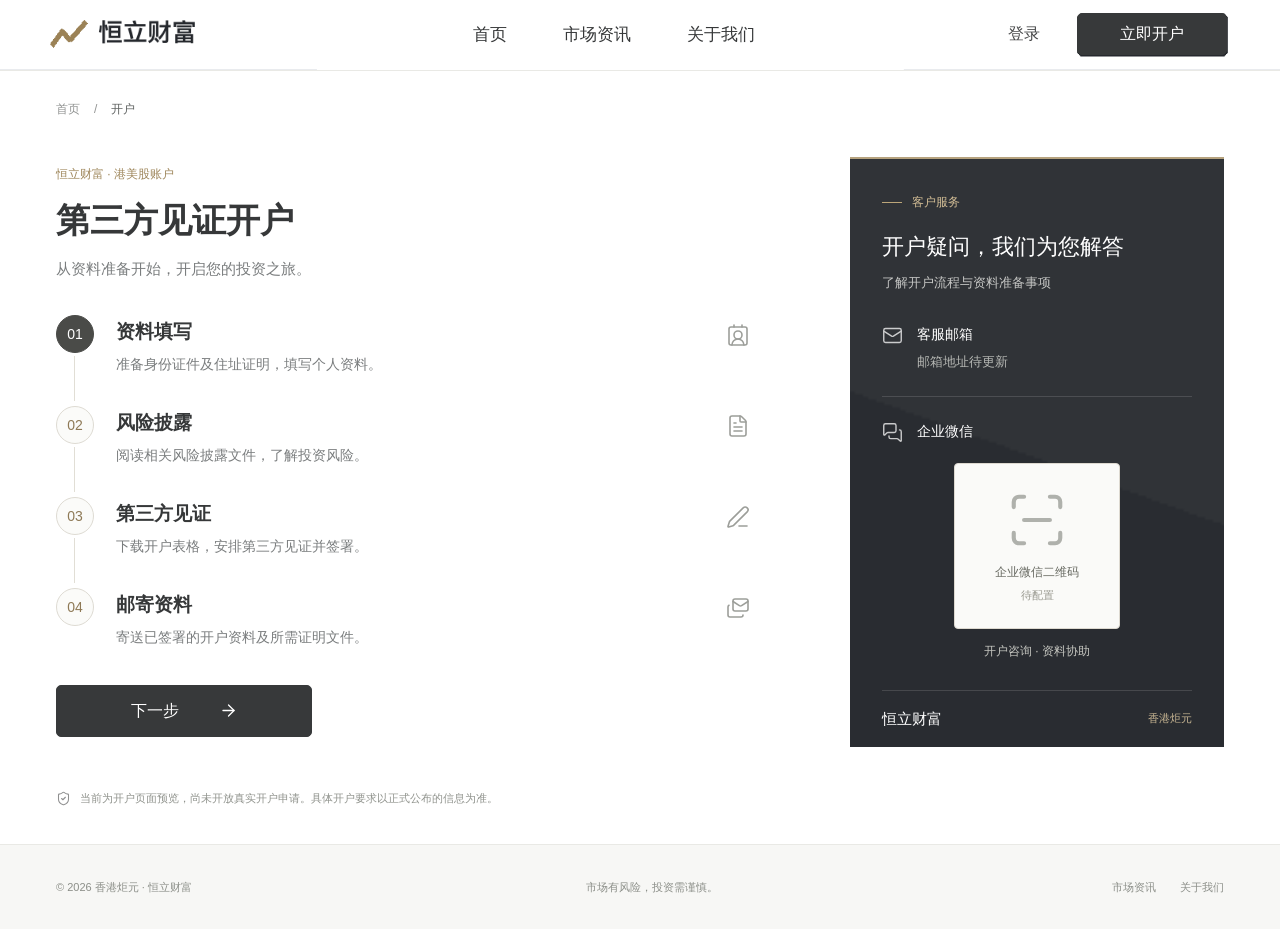
<file: hengli-account-open.html>
<!doctype html>
<html lang="zh-CN">
<head>
  <meta charset="utf-8">
  <meta name="viewport" content="width=device-width, initial-scale=1">
  <meta name="color-scheme" content="light">
  <title>开户 · 恒立财富</title>
  <meta name="description" content="恒立财富第三方见证开户流程，了解资料准备、风险披露、第三方见证与邮寄资料。">
  <link rel="stylesheet" href="hengli-account-open.css?v=20260912-open2">
  <link rel="stylesheet" href="hengli-login.css?v=20260914-profile1">
  <link rel="stylesheet" href="hengli-account-entry.css?v=20260912-open2">
  <script src="hengli-login.js?v=20260914-profile1" defer></script>
</head>
<body>
  <div class="site">
    <header class="site-header">
      <div class="desktop-nav">
        <img src="hengli-news-nav-base.png" width="1616" height="88" alt="恒立财富">
        <a class="brand-link" href="hengli-homepage-public-v2.html" aria-label="恒立财富首页"></a>
        <nav class="desktop-links" aria-label="主导航"><a href="hengli-homepage-public-v2.html">首页</a><a href="hengli-market-news.html">市场资讯</a><a href="about.html">关于我们</a></nav>
        <button class="login-trigger login-desktop" type="button" data-login-open aria-haspopup="dialog">登录</button>
        <a class="account-entry account-desktop" href="hengli-account-open.html" aria-current="page">立即开户</a>
      </div>
      <div class="mobile-nav">
        <a class="brand-text" href="hengli-homepage-public-v2.html">恒立财富</a>
        <nav aria-label="主导航"><a href="hengli-homepage-public-v2.html">首页</a><a href="hengli-market-news.html">市场资讯</a><a href="about.html">关于我们</a></nav>
        <button class="login-trigger login-mobile" type="button" data-login-open title="登录" aria-label="登录" aria-haspopup="dialog"><img src="hengli-login-circle-user-round.svg" alt="" aria-hidden="true"></button>
        <a class="account-entry account-mobile" href="hengli-account-open.html" aria-current="page">立即开户</a>
      </div>
    </header>
    <main>
      <nav class="breadcrumb inner" aria-label="当前位置"><a href="hengli-homepage-public-v2.html">首页</a><span aria-hidden="true">/</span><span aria-current="page">开户</span></nav>
      <div class="opening-layout inner">
        <section class="opening-process" aria-labelledby="opening-title">
          <p class="eyebrow">恒立财富 · 港美股账户</p>
          <h1 id="opening-title">第三方见证开户</h1>
          <p class="opening-intro">从资料准备开始，开启您的投资之旅。</p>
          <ol class="opening-steps" aria-label="开户流程">
            <li><span class="step-number" aria-hidden="true">01</span><div><h2>资料填写</h2><p>准备身份证件及住址证明，填写个人资料。</p></div><img class="step-icon" src="hengli-opening-contact-round.svg" alt="" aria-hidden="true"></li>
            <li><span class="step-number" aria-hidden="true">02</span><div><h2>风险披露</h2><p>阅读相关风险披露文件，了解投资风险。</p></div><img class="step-icon" src="hengli-opening-file-text.svg" alt="" aria-hidden="true"></li>
            <li><span class="step-number" aria-hidden="true">03</span><div><h2>第三方见证</h2><p>下载开户表格，安排第三方见证并签署。</p></div><img class="step-icon" src="hengli-opening-pen-line.svg" alt="" aria-hidden="true"></li>
            <li><span class="step-number" aria-hidden="true">04</span><div><h2>邮寄资料</h2><p>寄送已签署的开户资料及所需证明文件。</p></div><img class="step-icon" src="hengli-opening-mails.svg" alt="" aria-hidden="true"></li>
          </ol>
          <div class="opening-complete" data-opening-complete hidden>
            <div class="opening-complete-icon"><img src="hengli-login-check.svg" alt="" aria-hidden="true"></div>
            <h2>与您的每一步投资同行</h2>
            <p>如需账户协助，可通过客服邮箱或企业微信联系我们。</p>
            <small>开户完成状态预览 · 未创建真实账户</small>
          </div>
          <div class="opening-actions">
            <button class="opening-next" type="button" data-opening-next aria-haspopup="dialog"><span>下一步</span><img src="hengli-opening-arrow-right.svg" alt="" aria-hidden="true"></button>
          </div>
        </section>
        <aside class="support-panel" aria-labelledby="support-title">
          <div class="support-content">
            <span class="support-eyebrow">客户服务</span>
            <h2 id="support-title">开户疑问，我们为您解答</h2>
            <p class="support-intro">了解开户流程与资料准备事项</p>
            <section class="support-email" aria-labelledby="email-title">
              <img src="hengli-opening-mail.svg" alt="" aria-hidden="true">
              <div><h3 id="email-title">客服邮箱</h3><p>邮箱地址待更新</p></div>
            </section>
            <section class="support-wecom" aria-labelledby="wecom-title">
              <div class="wecom-heading"><img src="hengli-opening-messages-square.svg" alt="" aria-hidden="true"><h3 id="wecom-title">企业微信</h3></div>
              <div class="wecom-qr" role="img" aria-label="企业微信二维码预留位置，尚未配置，暂不可扫码">
                <img src="hengli-opening-scan-line.svg" alt="" aria-hidden="true">
                <span>企业微信二维码</span><small>待配置</small>
              </div>
              <p class="wecom-caption">开户咨询 · 资料协助</p>
            </section>
          </div>
          <div class="support-brand"><span>恒立财富</span><span>香港炬元</span></div>
        </aside>
      </div>
      <div class="opening-note inner"><img src="hengli-login-shield-check.svg" alt="" aria-hidden="true"><p>当前为开户页面预览，尚未开放真实开户申请。具体开户要求以正式公布的信息为准。</p></div>
    </main>
    <footer class="site-footer"><div class="inner footer-inner"><p>© <span>2026</span> 香港炬元 · 恒立财富</p><p>市场有风险，投资需谨慎。</p><nav aria-label="页脚导航"><a href="hengli-market-news.html">市场资讯</a><a href="about.html">关于我们</a></nav></div></footer>
  </div>
</body>
</html>
</file>
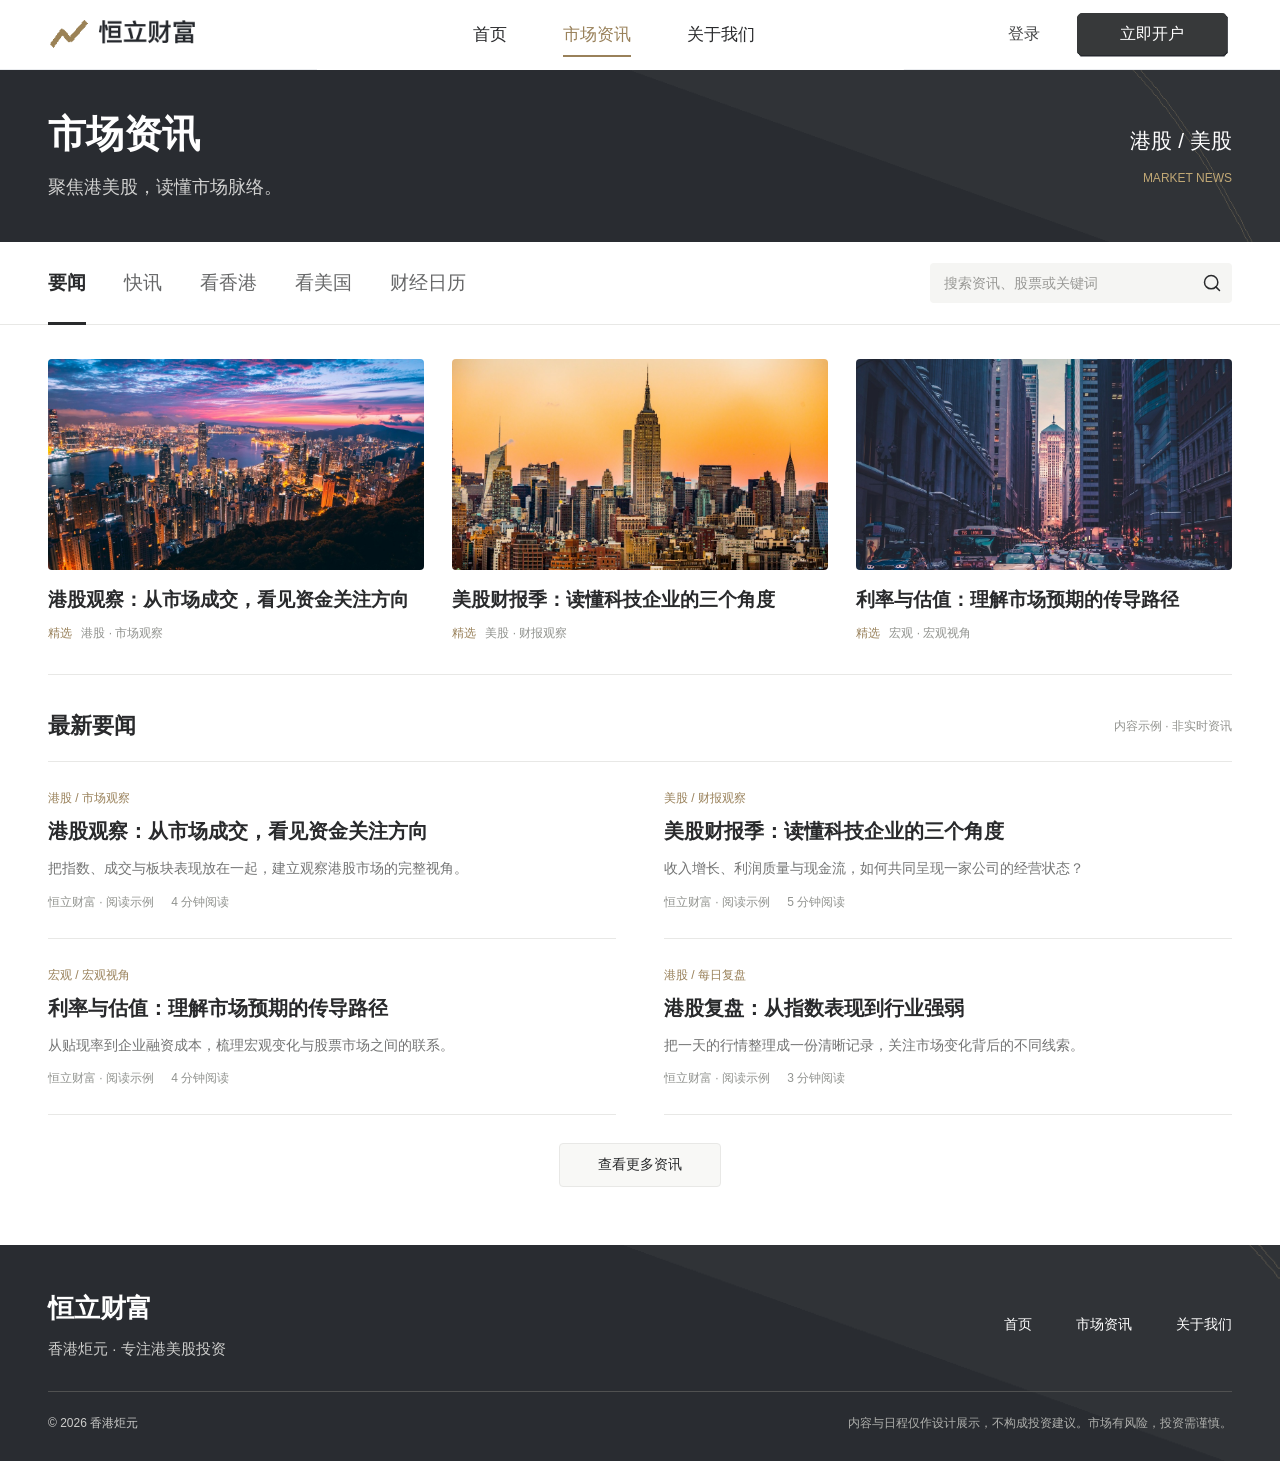
<file: hengli-market-news.html>
<!doctype html>
<html lang="zh-CN">
<head>
  <meta charset="utf-8">
  <meta name="viewport" content="width=device-width, initial-scale=1">
  <meta name="color-scheme" content="light">
  <title>市场资讯 · 恒立财富</title>
  <link rel="stylesheet" href="hengli-market-news.css?v=20260912-nav3">
  <script src="hengli-market-news.js" defer></script>
  <link rel="stylesheet" href="hengli-login.css?v=20260914-profile1">
  <script src="hengli-login.js?v=20260914-profile1" defer></script>
  <link rel="stylesheet" href="hengli-account-entry.css?v=20260912-open2">
</head>
<body>
<div class="site" id="top">
  <header class="site-header">
    <div class="desktop-nav">
      <img src="hengli-news-nav-base.png" width="1616" height="88" alt="恒立财富">
      <a class="nav-hit brand" href="hengli-homepage-public-v2.html" aria-label="恒立财富首页"></a>
      <button class="login-trigger login-desktop" type="button" data-login-open aria-haspopup="dialog">登录</button>
      <a class="account-entry account-desktop" href="hengli-account-open.html">立即开户</a>
      <nav class="desktop-links" aria-label="主导航">
        <a href="hengli-homepage-public-v2.html">首页</a>
        <a href="hengli-market-news.html" aria-current="page">市场资讯</a>
        <a href="about.html">关于我们</a>
      </nav>
    </div>
    <div class="mobile-nav"><a class="brand-text" href="hengli-homepage-public-v2.html">恒立财富</a><nav aria-label="主导航"><a href="hengli-homepage-public-v2.html">首页</a><a href="hengli-market-news.html" aria-current="page">市场资讯</a><a href="about.html">关于我们</a></nav><button class="login-trigger login-mobile" type="button" data-login-open title="登录" aria-label="登录" aria-haspopup="dialog"><img src="hengli-login-circle-user-round.svg" alt="" aria-hidden="true"></button><a class="account-entry account-mobile" href="hengli-account-open.html">立即开户</a></div>
  </header>
  <main>
    <section class="mast"><div class="inner mast-inner"><div><h1>市场资讯</h1><p>聚焦港美股，读懂市场脉络。</p></div><div class="mast-market"><strong>港股 / 美股</strong><span>MARKET NEWS</span></div></div></section>
    <div class="channel-bar"><div class="inner channel-inner">
      <nav class="channel-tabs" role="tablist" aria-label="资讯栏目" aria-orientation="horizontal"><button class="channel-tab" id="channel-featured" data-channel="featured" role="tab" aria-selected="true" aria-controls="panel-news" tabindex="0">要闻</button><button class="channel-tab" id="channel-flash" data-channel="flash" role="tab" aria-selected="false" aria-controls="panel-flash" tabindex="-1">快讯</button><button class="channel-tab" id="channel-hk" data-channel="hk" role="tab" aria-selected="false" aria-controls="panel-news" tabindex="-1">看香港</button><button class="channel-tab" id="channel-us" data-channel="us" role="tab" aria-selected="false" aria-controls="panel-news" tabindex="-1">看美国</button><button class="channel-tab" id="channel-calendar" data-channel="calendar" role="tab" aria-selected="false" aria-controls="panel-calendar" tabindex="-1">财经日历</button></nav>
      <form role="search" id="news-search"><label class="sr-only" for="news-query">搜索资讯</label><input id="news-query" type="search" placeholder="搜索资讯、股票或关键词" autocomplete="off"><button type="submit" class="icon-button" title="搜索" aria-label="搜索"><svg class="icon" viewBox="0 0 24 24" aria-hidden="true"><circle cx="11" cy="11" r="8"/><path d="m21 21-4.35-4.35"/></svg></button></form>
    </div></div>
    <div class="inner news-main">
      <section class="channel-panel" id="panel-news" role="tabpanel" aria-labelledby="channel-featured" tabindex="0">
        <div class="featured-grid" id="featured-stories"><article class="featured-story">
      <button data-open="hk-focus" aria-label="阅读：港股观察：从市场成交，看见资金关注方向"><img src="hengli-news-hk.jpg" width="1100" height="700" alt="香港城市实景"><h2>港股观察：从市场成交，看见资金关注方向</h2></button>
      <p class="meta"><span class="gold">精选</span> 港股 · 市场观察</p>
    </article><article class="featured-story">
      <button data-open="us-earnings" aria-label="阅读：美股财报季：读懂科技企业的三个角度"><img src="hengli-news-us.jpg" width="1100" height="700" alt="美国城市实景"><h2>美股财报季：读懂科技企业的三个角度</h2></button>
      <p class="meta"><span class="gold">精选</span> 美股 · 财报观察</p>
    </article><article class="featured-story">
      <button data-open="macro-rates" aria-label="阅读：利率与估值：理解市场预期的传导路径"><img src="hengli-news-street.jpg" width="1100" height="700" alt="美国城市实景"><h2>利率与估值：理解市场预期的传导路径</h2></button>
      <p class="meta"><span class="gold">精选</span> 宏观 · 宏观视角</p>
    </article></div>
        <div class="content-grid">
          <section aria-labelledby="news-heading">
            <div class="feed-heading"><h2 id="news-heading">最新要闻</h2><span id="feed-note">内容示例 · 非实时资讯</span></div>
            <div id="article-list"><article class="news-row" data-article="hk-focus">
          <div class="article-summary"><p class="eyebrow">港股 / 市场观察</p><h3><button data-open="hk-focus">港股观察：从市场成交，看见资金关注方向</button></h3><p class="summary">把指数、成交与板块表现放在一起，建立观察港股市场的完整视角。</p><p class="meta">恒立财富 · 阅读示例 <span>4 分钟阅读</span></p></div>
        </article><article class="news-row" data-article="us-earnings">
          <div class="article-summary"><p class="eyebrow">美股 / 财报观察</p><h3><button data-open="us-earnings">美股财报季：读懂科技企业的三个角度</button></h3><p class="summary">收入增长、利润质量与现金流，如何共同呈现一家公司的经营状态？</p><p class="meta">恒立财富 · 阅读示例 <span>5 分钟阅读</span></p></div>
        </article><article class="news-row" data-article="macro-rates">
          <div class="article-summary"><p class="eyebrow">宏观 / 宏观视角</p><h3><button data-open="macro-rates">利率与估值：理解市场预期的传导路径</button></h3><p class="summary">从贴现率到企业融资成本，梳理宏观变化与股票市场之间的联系。</p><p class="meta">恒立财富 · 阅读示例 <span>4 分钟阅读</span></p></div>
        </article><article class="news-row" data-article="hk-review">
          <div class="article-summary"><p class="eyebrow">港股 / 每日复盘</p><h3><button data-open="hk-review">港股复盘：从指数表现到行业强弱</button></h3><p class="summary">把一天的行情整理成一份清晰记录，关注市场变化背后的不同线索。</p><p class="meta">恒立财富 · 阅读示例 <span>3 分钟阅读</span></p></div>
        </article><article class="news-row" data-article="us-business" hidden>
          <div class="article-summary"><p class="eyebrow">美股 / 公司研究</p><h3><button data-open="us-business">看懂商业模式，再看公司的增长故事</button></h3><p class="summary">从客户、收入来源与成本结构出发，建立公司研究的基础框架。</p><p class="meta">恒立财富 · 阅读示例 <span>4 分钟阅读</span></p></div>
        </article><article class="news-row" data-article="macro-data" hidden>
          <div class="article-summary"><p class="eyebrow">宏观 / 数据解读</p><h3><button data-open="macro-data">阅读经济数据时，别忽略预期与修订值</button></h3><p class="summary">同比、环比与历史修订，如何影响我们对一组经济数据的理解？</p><p class="meta">恒立财富 · 阅读示例 <span>3 分钟阅读</span></p></div>
        </article><article class="news-row" data-article="hk-announcement" hidden>
          <div class="article-summary"><p class="eyebrow">港股 / 公司公告</p><h3><button data-open="hk-announcement">从公告入手，建立自己的公司信息清单</button></h3><p class="summary">业绩、回购与股权变化，哪些信息值得纳入长期跟踪？</p><p class="meta">恒立财富 · 阅读示例 <span>4 分钟阅读</span></p></div>
        </article><article class="news-row" data-article="us-watchlist" hidden>
          <div class="article-summary"><p class="eyebrow">美股 / 投资方法</p><h3><button data-open="us-watchlist">让自选清单更有条理：关注理由与观察指标</button></h3><p class="summary">为每一个关注标的留下理由，也为每一个判断设定待验证的问题。</p><p class="meta">恒立财富 · 阅读示例 <span>3 分钟阅读</span></p></div>
        </article></div>
            <div class="empty-state" id="news-empty" hidden><p>暂无匹配资讯</p><button id="reset-search">清除搜索</button></div>
            <div class="load-area"><button id="load-more">查看更多资讯</button></div>
            <p id="result-count" class="sr-only" aria-live="polite"></p>
          </section>
        </div>
      </section>
      <section class="channel-panel" id="panel-flash" role="tabpanel" aria-labelledby="channel-flash" tabindex="0" hidden>
        <div class="feed-heading"><h2>市场快讯</h2><span>内容示例 · 非实时资讯</span></div>
        <div class="flash-layout"><ol class="flash-list" id="flash-list"><li class="flash-row"><time>09:30</time><div><h3>港股盘前观察</h3><p>指数、成交与行业表现，建立今日观察清单。</p><span class="meta">恒立财富 · 快讯示例</span></div></li><li class="flash-row"><time>09:00</time><div><h3>美股财报关注</h3><p>从收入、利润与现金流三个角度阅读业绩。</p><span class="meta">恒立财富 · 快讯示例</span></div></li><li class="flash-row"><time>08:45</time><div><h3>宏观数据线索</h3><p>比较公布值、市场预期与历史修订值。</p><span class="meta">恒立财富 · 快讯示例</span></div></li><li class="flash-row"><time>08:30</time><div><h3>公司公告梳理</h3><p>从公开披露中跟踪关注公司的最新信息。</p><span class="meta">恒立财富 · 快讯示例</span></div></li><li class="flash-row"><time>08:15</time><div><h3>香港市场：留意业绩公告与回购披露</h3><p>阅读公司公告时，可同时关注报告期、回购数量及董事会对经营前景的说明。</p><span class="meta">恒立财富 · 快讯示例</span></div></li><li class="flash-row"><time>08:00</time><div><h3>美国市场：财报前关注一致预期的变化</h3><p>营收与利润预期的调整，往往与行业需求、成本和公司指引共同影响市场判断。</p><span class="meta">恒立财富 · 快讯示例</span></div></li><li class="flash-row" hidden><time>07:45</time><div><h3>科技板块：资本开支与现金流值得一起看</h3><p>资本投入增加时，结合经营现金流、订单可见度及投资回报周期，理解企业扩张节奏。</p><span class="meta">恒立财富 · 快讯示例</span></div></li><li class="flash-row" hidden><time>07:30</time><div><h3>港股消费行业：从同店表现观察需求</h3><p>总收入之外，同店销售、客单价和门店变化可提供不同角度的经营线索。</p><span class="meta">恒立财富 · 快讯示例</span></div></li><li class="flash-row" hidden><time>07:15</time><div><h3>美国宏观：区分同比与环比统计口径</h3><p>同一份经济报告中的不同指标可能有不同调整方法，比较前需核对统计说明。</p><span class="meta">恒立财富 · 快讯示例</span></div></li><li class="flash-row" hidden><time>07:00</time><div><h3>港股金融行业：关注息差与资产质量</h3><p>分析银行业绩，可将净息差、信贷增速、拨备和不良贷款变化放在一起观察。</p><span class="meta">恒立财富 · 快讯示例</span></div></li><li class="flash-row" hidden><time>06:45</time><div><h3>美股企业指引：观察收入增长的来源</h3><p>区分价格、销量、并购及汇率带来的影响，有助于理解公司对未来经营的判断。</p><span class="meta">恒立财富 · 快讯示例</span></div></li><li class="flash-row" hidden><time>06:30</time><div><h3>汇率观察：海外收入折算影响财报表现</h3><p>跨地区经营企业可能受汇率变化影响，阅读财报时可对照固定汇率口径。</p><span class="meta">恒立财富 · 快讯示例</span></div></li><li class="flash-row" hidden><time>06:15</time><div><h3>港股公告：股息与除净日期需分别核对</h3><p>宣派日、除净日、登记日和派息日含义不同，具体安排应以公司公开公告为准。</p><span class="meta">恒立财富 · 快讯示例</span></div></li><li class="flash-row" hidden><time>06:00</time><div><h3>美国消费数据：名义增速与实际增速有别</h3><p>零售与消费数据受价格变化影响，将通胀因素纳入比较有助于理解需求走势。</p><span class="meta">恒立财富 · 快讯示例</span></div></li><li class="flash-row" hidden><time>05:45</time><div><h3>半导体行业：关注库存与交付周期</h3><p>库存周转、产能利用率及客户订单，可为判断行业供需变化提供补充信息。</p><span class="meta">恒立财富 · 快讯示例</span></div></li><li class="flash-row" hidden><time>05:30</time><div><h3>港股复盘：成交变化与行业表现交叉观察</h3><p>板块涨跌与成交活跃度分别反映价格与交易状态，不宜用单一指标解释全部变化。</p><span class="meta">恒立财富 · 快讯示例</span></div></li><li class="flash-row" hidden><time>05:15</time><div><h3>利率观察：短端与长端收益率传递不同信号</h3><p>收益率曲线变化可能反映政策预期、通胀判断及风险偏好，需要结合背景分析。</p><span class="meta">恒立财富 · 快讯示例</span></div></li><li class="flash-row" hidden><time>05:00</time><div><h3>美股研究：订阅收入要结合留存率阅读</h3><p>客户留存、续费率与获客成本，能够补充解释订阅企业收入增长的质量。</p><span class="meta">恒立财富 · 快讯示例</span></div></li><li class="flash-row" hidden><time>04:45</time><div><h3>港股公司：关联交易需关注定价与条件</h3><p>公告中的交易对手、交易目的、定价依据及审批安排，都值得逐项阅读。</p><span class="meta">恒立财富 · 快讯示例</span></div></li><li class="flash-row" hidden><time>04:30</time><div><h3>美国就业数据：留意参与率与历史修订</h3><p>就业人数、失业率和劳动参与率来自不同统计角度，应结合报告说明阅读。</p><span class="meta">恒立财富 · 快讯示例</span></div></li><li class="flash-row" hidden><time>04:15</time><div><h3>港股观察：指数权重不等于全市场表现</h3><p>权重较大的个股对指数影响更明显，可以配合行业涨跌分布观察市场内部结构。</p><span class="meta">恒立财富 · 快讯示例</span></div></li><li class="flash-row" hidden><time>04:00</time><div><h3>美股财报：一次性项目可能影响利润比较</h3><p>比较季度利润时，关注税项、资产处置及减值等非经常性因素，核对公司披露口径。</p><span class="meta">恒立财富 · 快讯示例</span></div></li><li class="flash-row" hidden><time>03:45</time><div><h3>研究记录：为重要判断保留公开来源</h3><p>记录消息发布时间、原始公告与尚待验证的问题，方便在后续信息更新时复核。</p><span class="meta">恒立财富 · 快讯示例</span></div></li><li class="flash-row" hidden><time>03:30</time><div><h3>每周复盘：将公司变化与行业背景放在一起</h3><p>回顾关注企业的经营更新、板块表现与宏观信息，整理下一阶段需要跟踪的线索。</p><span class="meta">恒立财富 · 快讯示例</span></div></li></ol></div>
        <div class="load-area flash-load-area"><button id="flash-load-more" aria-controls="flash-list">查看更多</button><p id="flash-count" class="meta" aria-live="polite">已显示 6 条，共 24 条</p></div>
      </section>
      <section class="channel-panel" id="panel-calendar" role="tabpanel" aria-labelledby="channel-calendar" tabindex="0" hidden>
        <div class="calendar-caption"><h2 class="sr-only">财经日历</h2><span>日程与数值均为示例</span><span>香港时间 (UTC+8)</span></div>
        <div class="calendar-types" role="tablist" aria-label="日历分类"><button id="calendar-type-economic" data-calendar-type="economic" role="tab" aria-controls="calendar-results" aria-selected="true" tabindex="0">经济数据</button><button id="calendar-type-events" data-calendar-type="events" role="tab" aria-controls="calendar-results" aria-selected="false" tabindex="-1">事件</button><button id="calendar-type-ipo" data-calendar-type="ipo" role="tab" aria-controls="calendar-results" aria-selected="false" tabindex="-1">新股</button><button id="calendar-type-dividends" data-calendar-type="dividends" role="tab" aria-controls="calendar-results" aria-selected="false" tabindex="-1">权息</button><button id="calendar-type-holiday" data-calendar-type="holiday" role="tab" aria-controls="calendar-results" aria-selected="false" tabindex="-1">休市</button></div>
        <div class="calendar-filters">
          <div class="date-range"><label class="sr-only" for="calendar-start">开始日期</label><input id="calendar-start" type="date" aria-describedby="calendar-error"><span aria-hidden="true">至</span><label class="sr-only" for="calendar-end">结束日期</label><input id="calendar-end" type="date" aria-describedby="calendar-error"></div>
          <div class="date-presets" role="group" aria-label="日期范围"><button data-range="upcoming" aria-pressed="true">今天往后</button><button data-range="week" aria-pressed="false">本周</button><button data-range="month" aria-pressed="false">本月</button></div>
          <label class="calendar-select"><span class="sr-only">地区</span><select id="calendar-region"><option value="all">全部地区</option><option value="hk">中国香港</option><option value="us">美国</option></select></label>
          <label class="calendar-select"><span class="sr-only">重要性</span><select id="calendar-importance"><option value="all">全部重要性</option><option value="3">高重要性</option><option value="2">中重要性</option><option value="1">低重要性</option></select></label>
          <button id="calendar-reset">重置</button>
          <span id="calendar-count" aria-live="polite"></span>
        </div>
        <p id="calendar-error" role="alert" hidden>结束日期不能早于开始日期</p>
        <div id="calendar-results" role="tabpanel" aria-labelledby="calendar-type-economic" tabindex="0"></div>
        <p class="empty-state" id="calendar-empty" hidden>当前筛选条件下暂无日程</p>
      </section>
    </div>
  </main>
  <footer><div class="inner"><div class="footer-top"><div><a href="hengli-homepage-public-v2.html" class="footer-brand">恒立财富</a><p>香港炬元 · 专注港美股投资</p></div><nav aria-label="页尾导航"><a href="hengli-homepage-public-v2.html">首页</a><a href="hengli-market-news.html">市场资讯</a><a href="about.html">关于我们</a></nav></div><div class="footer-bottom"><span>© 2026 香港炬元</span><p>内容与日程仅作设计展示，不构成投资建议。市场有风险，投资需谨慎。</p></div></div></footer>
</div>
<dialog id="article-dialog" aria-labelledby="dialog-title">
  <div class="dialog-toolbar"><span>恒立财富 · 阅读示例</span><button id="close-article" class="icon-button" title="关闭文章" aria-label="关闭文章"><svg class="icon" viewBox="0 0 24 24" aria-hidden="true"><path d="m18 6-12 12M6 6l12 12"/></svg></button></div>
  <article class="dialog-article"><p id="dialog-label" class="eyebrow"></p><h2 id="dialog-title"></h2><p id="dialog-meta" class="meta"></p><div id="dialog-body"></div><p class="article-note">本文为页面设计示例，不构成实时新闻报道或投资建议。</p></article>
</dialog>
<script id="news-data" type="application/json">[{"id": "hk-focus", "market": "港股", "label": "市场观察", "image": "hk", "minutes": 4, "title": "港股观察：从市场成交，看见资金关注方向", "summary": "把指数、成交与板块表现放在一起，建立观察港股市场的完整视角。", "body": ["观察港股，可以先区分指数表现与市场内部结构。指数反映一篮子股票的价格变化，成交额则提供交易活跃度的线索，两者表达的信息并不相同。", "进一步观察时，可将行业表现、个股成交与历史区间结合起来。单日放量并不等同于趋势形成，也不能仅凭成交变化判断资金的最终意图。", "在自己的观察清单中记录关注标的、信息来源与待验证的问题，比对下一次数据更新时的变化，让判断有据可查。"]}, {"id": "us-earnings", "market": "美股", "label": "财报观察", "image": "us", "minutes": 5, "title": "美股财报季：读懂科技企业的三个角度", "summary": "收入增长、利润质量与现金流，如何共同呈现一家公司的经营状态？", "body": ["读企业财报，首先需要理解收入来自哪里。总收入增速之外，不同业务分部、地区与客户结构的变化，能够帮助解释增长的来源。", "其次看利润如何形成。毛利率、经营费用和一次性项目都可能影响利润表现，比较时应确认统计口径及是否包含非经常性因素。", "最后将利润与现金流放在一起观察。经营现金流、资本开支和管理层对未来的表述可以提供补充线索，但不应直接作为未来收益的保证。"]}, {"id": "macro-rates", "market": "宏观", "label": "宏观视角", "image": "street", "minutes": 4, "title": "利率与估值：理解市场预期的传导路径", "summary": "从贴现率到企业融资成本，梳理宏观变化与股票市场之间的联系。", "body": ["利率是观察股票估值的重要变量之一。其他条件相同的情况下，贴现率变化会影响未来现金流的现值，但实际价格同时受盈利预期和风险偏好等因素影响。", "利率也会通过借款成本、消费者需求和汇率等渠道影响企业。不同资产负债结构与商业模式的公司，对同一变化的反应可能不同。", "阅读宏观消息时，可以依次记录公布值、市场预期与历史值，避免只看单个数字。还应区分事实、解释与个人推断。"]}, {"id": "hk-review", "market": "港股", "label": "每日复盘", "image": "hk", "minutes": 3, "title": "港股复盘：从指数表现到行业强弱", "summary": "把一天的行情整理成一份清晰记录，关注市场变化背后的不同线索。", "body": ["每日复盘可以从主要指数开始，再观察行业和个股表现。先明确市场整体背景，再回到自己的关注标的，有助于减少碎片化信息带来的干扰。", "记录涨跌时，也可以补充成交变化、相关公告与消息发布时间。价格与消息同时出现，并不意味着两者一定存在因果关系。", "复盘的目的不是为每次波动找到确定答案，而是保留当时的观察依据与不确定性，在后续交易日持续验证。"]}, {"id": "us-business", "market": "美股", "label": "公司研究", "image": "us", "minutes": 4, "title": "看懂商业模式，再看公司的增长故事", "summary": "从客户、收入来源与成本结构出发，建立公司研究的基础框架。", "body": ["研究公司可以从三个朴素的问题开始：客户是谁、公司为客户解决什么问题、客户为何愿意付费。回答这些问题有助于理解收入的持续性。", "随后可以关注成本结构和竞争环境。同样的收入增长，可能伴随着不同的获客成本、资本投入和利润变化。", "将研究框架与公司公开披露的信息逐项对应，区分已经发生的经营事实和对未来的假设，并留意假设发生变化的条件。"]}, {"id": "macro-data", "market": "宏观", "label": "数据解读", "image": "street", "minutes": 3, "title": "阅读经济数据时，别忽略预期与修订值", "summary": "同比、环比与历史修订，如何影响我们对一组经济数据的理解？", "body": ["同一组经济数据可能包含同比、环比和季节性调整后的口径。比较数字前，先确认时间范围和计算方法是否一致。", "部分数据会在之后的发布中修订。阅读新闻时，可以保留首次公布值与最新值，理解统计更新对趋势判断的影响。", "市场预期也并非唯一且固定的数字。关注数据来源、调查范围和发布时间，将单次发布放在更长的观察周期中。"]}, {"id": "hk-announcement", "market": "港股", "label": "公司公告", "image": "hk", "minutes": 4, "title": "从公告入手，建立自己的公司信息清单", "summary": "业绩、回购与股权变化，哪些信息值得纳入长期跟踪？", "body": ["公司公告是了解上市企业的重要一手信息。阅读时可以先查看公告类型、发布时间与涉及的报告期，再核对正文的关键条件。", "同一事项可能通过多份公告逐步披露，因此应留意后续进展。公告摘要便于快速浏览，重要判断仍需要回到完整原文。", "为关注公司保留公告清单、原始链接与自己的问题，在信息更新时对照阅读，让长期跟踪更加连贯。"]}, {"id": "us-watchlist", "market": "美股", "label": "投资方法", "image": "us", "minutes": 3, "title": "让自选清单更有条理：关注理由与观察指标", "summary": "为每一个关注标的留下理由，也为每一个判断设定待验证的问题。", "body": ["自选清单可以帮助集中管理关注标的。除了股票名称，还可以记录关注原因、信息来源和接下来希望验证的经营指标。", "不同投资假设需要不同的观察周期。区分短期事件与长期经营变化，避免仅因为价格波动而频繁改变最初的判断框架。", "定期检查清单是否仍与自己的研究范围相符，保留修改理由，逐步形成可回顾的观察记录。"]}]</script>
<script id="calendar-data" type="application/json">[{"kind": "economic", "offset": -3, "time": "20:30", "region": "us", "importance": 3, "title": "美国消费者物价指数年率", "previous": "2.7%", "forecast": "2.8%", "actual": "2.8%"}, {"kind": "economic", "offset": -1, "time": "16:30", "region": "hk", "importance": 2, "title": "香港工业生产指数年率", "previous": "1.1%", "forecast": "--", "actual": "1.3%"}, {"kind": "economic", "offset": 0, "time": "16:30", "region": "hk", "importance": 2, "title": "香港失业率（季调后）", "previous": "3.0%", "forecast": "3.0%", "actual": "--"}, {"kind": "economic", "offset": 0, "time": "20:30", "region": "us", "importance": 3, "title": "美国零售销售月率", "previous": "0.5%", "forecast": "0.3%", "actual": "--"}, {"kind": "economic", "offset": 0, "time": "20:30", "region": "us", "importance": 3, "title": "美国初请失业金人数", "previous": "23.1万", "forecast": "23.0万", "actual": "--"}, {"kind": "economic", "offset": 0, "time": "22:00", "region": "us", "importance": 2, "title": "美国消费者信心指数初值", "previous": "61.7", "forecast": "62.0", "actual": "--"}, {"kind": "economic", "offset": 1, "time": "16:30", "region": "hk", "importance": 2, "title": "香港综合消费物价指数年率", "previous": "1.8%", "forecast": "1.9%", "actual": "--"}, {"kind": "economic", "offset": 2, "time": "20:30", "region": "us", "importance": 3, "title": "美国生产者物价指数月率", "previous": "0.2%", "forecast": "0.2%", "actual": "--"}, {"kind": "economic", "offset": 3, "time": "21:15", "region": "us", "importance": 2, "title": "美国工业产出月率", "previous": "0.1%", "forecast": "0.2%", "actual": "--"}, {"kind": "economic", "offset": 4, "time": "16:30", "region": "hk", "importance": 1, "title": "香港进出口贸易统计", "previous": "--", "forecast": "--", "actual": "--"}, {"kind": "economic", "offset": 7, "time": "20:30", "region": "us", "importance": 3, "title": "美国核心个人消费支出物价指数年率", "previous": "2.8%", "forecast": "2.7%", "actual": "--"}, {"kind": "economic", "offset": 14, "time": "20:30", "region": "us", "importance": 2, "title": "美国新屋开工总数年化", "previous": "138万", "forecast": "140万", "actual": "--"}, {"kind": "events", "offset": -2, "time": "09:00", "region": "hk", "importance": 2, "title": "香港上市公司业绩交流会", "detail": "关注事项：业务进展、业绩说明与公开披露"}, {"kind": "events", "offset": 0, "time": "16:30", "region": "hk", "importance": 2, "title": "香港经济数据发布简报", "detail": "关注事项：本地经济与行业数据"}, {"kind": "events", "offset": 1, "time": "02:00", "region": "us", "importance": 3, "title": "美国货币政策会议纪要", "detail": "关注事项：政策措辞、经济评估与利率预期"}, {"kind": "events", "offset": 3, "time": "21:00", "region": "us", "importance": 2, "title": "美国上市企业投资者交流活动", "detail": "关注事项：经营指引与业务更新"}, {"kind": "ipo", "offset": 0, "time": "09:00", "region": "hk", "importance": 2, "title": "港股新股招股日程", "detail": "阶段：开始招股 · 发行资料以招股文件为准"}, {"kind": "ipo", "offset": 2, "time": "12:00", "region": "hk", "importance": 2, "title": "港股新股认购截止日程", "detail": "阶段：认购截止 · 发行价格与分配结果待公布"}, {"kind": "ipo", "offset": 5, "time": "21:30", "region": "us", "importance": 2, "title": "美股新股上市日程", "detail": "阶段：挂牌上市 · 具体安排以发行公告为准"}, {"kind": "dividends", "offset": 0, "time": "09:30", "region": "hk", "importance": 2, "title": "港股公司除净日程", "detail": "事项：现金股息 · 每股金额及登记日以公告为准"}, {"kind": "dividends", "offset": 2, "time": "21:30", "region": "us", "importance": 2, "title": "美股公司派息日程", "detail": "事项：现金派息 · 支付安排以公司公告为准"}, {"kind": "dividends", "offset": 6, "time": "09:30", "region": "hk", "importance": 1, "title": "港股公司股权登记日程", "detail": "事项：股权登记 · 具体安排以公司公告为准"}, {"kind": "holiday", "offset": 1, "time": "全天", "region": "hk", "importance": 1, "title": "香港市场休市安排", "detail": "休市日程示例 · 实际交易时间以交易所公告为准"}, {"kind": "holiday", "offset": 7, "time": "全天", "region": "us", "importance": 1, "title": "美国市场休市安排", "detail": "休市日程示例 · 实际交易时间以交易所公告为准"}]</script>
</body>
</html>
</file>
<file: hengli-account-open.css>
:root { color-scheme: light; --ink: #363839; --muted: #7a7d7e; --gold: #9f875c; --rule: #e9e9e5; }
* { box-sizing: border-box; }
body { margin: 0; background: #fff; color: var(--ink); font: 15px/1.6 -apple-system, BlinkMacSystemFont, "PingFang SC", "Microsoft YaHei", sans-serif; letter-spacing: 0; }
button, a { -webkit-tap-highlight-color: transparent; }
button { font: inherit; letter-spacing: 0; cursor: pointer; }
a { color: inherit; text-decoration: none; }
a:hover { color: var(--gold); }
:is(a, button):focus-visible { outline: 2px solid #a88d5f; outline-offset: 4px; }
h1, h2, h3, p { margin: 0; }
img { display: block; max-width: 100%; }
[hidden] { display: none !important; }
.site { max-width: 1920px; margin: 0 auto; }
.inner { width: calc(100% - 112px); max-width: 1200px; margin: 0 auto; }
.site-header { background: #fff; border-bottom: 1px solid var(--rule); }
.desktop-nav { position: relative; }
.desktop-nav > img { width: 100%; height: auto; }
.brand-link { position: absolute; left: 4%; top: 18%; width: 15%; height: 64%; }
.desktop-links { position: absolute; inset: 0 29% 0 25%; display: flex; align-items: stretch; justify-content: center; gap: 56px; }
.desktop-links a { display: flex; align-items: center; font-size: 17px; font-weight: 500; white-space: nowrap; }
.mobile-nav { display: none; }
.breadcrumb { display: flex; align-items: center; gap: 14px; min-height: 78px; color: #929493; font-size: 12px; }
.breadcrumb [aria-current] { color: #5f6261; }
.opening-layout { display: grid; grid-template-columns: minmax(0, 1fr) 374px; gap: 96px; align-items: stretch; padding: 8px 0 42px; }
.opening-process { min-width: 0; padding-top: 8px; }
.eyebrow { color: var(--gold); font-size: 12px; margin-bottom: 12px; }
h1 { font-size: 34px; line-height: 1.45; font-weight: 600; }
.opening-intro { margin-top: 12px; color: var(--muted); font-size: 15px; }
.opening-steps { list-style: none; padding: 0; margin: 34px 0 0; }
.opening-steps li { position: relative; display: grid; grid-template-columns: 38px minmax(0, 1fr) 28px; column-gap: 22px; padding: 0 0 26px; min-height: 91px; }
.opening-steps li:last-child { min-height: auto; padding-bottom: 0; }
.opening-steps li:not(:last-child)::before { content: ""; position: absolute; left: 18px; top: 41px; bottom: 5px; width: 1px; background: #e1ded5; }
.step-number { display: flex; justify-content: center; align-items: center; width: 38px; height: 38px; border: 1px solid #dedbd3; border-radius: 50%; color: #8e7956; background: #fbfbf9; font-size: 14px; font-weight: 500; font-variant-numeric: tabular-nums; }
.opening-steps li:first-child .step-number { color: #fff; border-color: #4a4b48; background: #4a4b48; }
.opening-steps h2 { font-size: 19px; font-weight: 600; line-height: 1.4; padding-top: 4px; }
.opening-steps p { margin-top: 7px; font-size: 14px; color: var(--muted); line-height: 1.7; }
.step-icon { width: 24px; height: 24px; margin-top: 8px; opacity: .58; }
.opening-actions { display: flex; align-items: center; gap: 28px; margin-top: 35px; }
.opening-next { display: flex; align-items: center; justify-content: center; gap: 40px; width: 256px; min-height: 52px; border: 1px solid #37393a; border-radius: 5px; background: #37393a; color: #fff; font-weight: 500; font-size: 16px; }
.opening-next:hover { background: #4a4b49; }
.opening-next img { width: 19px; height: 19px; filter: brightness(0) invert(1); }
.opening-complete { padding: 48px 0 24px; }
.opening-complete-icon { display: flex; align-items: center; justify-content: center; width: 64px; height: 64px; border: 1px solid #e1d8c5; border-radius: 50%; background: #f6f4ee; margin-bottom: 28px; }
.opening-complete-icon img { width: 28px; height: 28px; }
.opening-complete h2 { font-size: 22px; font-weight: 500; }
.opening-complete p { color: #7a7d7e; margin-top: 14px; max-width: 400px; }
.opening-complete small { display: block; color: #999b92; font-size: 11px; margin-top: 24px; }
.support-panel { position: relative; display: flex; flex-direction: column; overflow: hidden; border-top: 2px solid #b6a27e; color: #fff; background: #363738 url("hengli-news-mast-bg.png") 70% center / auto 100%; }
.support-content { flex: 1; padding: 34px 32px 28px; }
.support-eyebrow { display: flex; align-items: center; gap: 10px; font-size: 12px; color: #d2bd95; margin-bottom: 16px; }
.support-eyebrow::before { content: ""; width: 20px; height: 1px; background: #bca679; }
.support-panel h2 { font-size: 22px; line-height: 1.7; font-weight: 500; }
.support-intro { margin-top: 8px; font-size: 13px; color: #c5c6c4; }
.support-email { display: flex; gap: 14px; margin-top: 29px; padding-bottom: 23px; border-bottom: 1px solid #ffffff22; }
.support-email > img, .wecom-heading > img { flex: 0 0 21px; width: 21px; height: 21px; filter: brightness(0) invert(1); opacity: .75; margin-top: 2px; }
.support-panel h3 { font-size: 14px; font-weight: 500; line-height: 1.7; }
.support-email p { margin-top: 5px; font-size: 13px; color: #b7b9b5; }
.support-wecom { margin-top: 23px; }
.wecom-heading { display: flex; align-items: center; gap: 14px; }
.wecom-qr { position: relative; width: 166px; height: 166px; display: flex; flex-direction: column; align-items: center; justify-content: center; gap: 5px; margin: 20px auto 0; border: 1px solid #ddd9d0; background: #fafaf8; color: #65675f; border-radius: 4px; }
.wecom-qr > img { width: 62px; height: 62px; opacity: .45; margin-bottom: 7px; }
.wecom-qr > span { font-size: 12px; }
.wecom-qr > small { color: #98988f; font-size: 11px; }
.wecom-caption { margin-top: 13px; text-align: center; color: #c5c6c0; font-size: 12px; }
.support-brand { display: flex; align-items: center; justify-content: space-between; gap: 16px; min-height: 57px; margin: 0 32px; border-top: 1px solid #ffffff22; font-size: 15px; }
.support-brand span:last-child { font-size: 11px; color: #c8b693; }
.opening-note { display: flex; align-items: center; gap: 9px; padding: 0 0 36px; color: #90938d; font-size: 11px; line-height: 1.8; }
.opening-note img { width: 15px; height: 15px; flex: 0 0 15px; opacity: .6; }
.site-footer { border-top: 1px solid var(--rule); background: #f7f7f5; color: #8c8f89; font-size: 11px; }
.footer-inner { display: flex; align-items: center; justify-content: space-between; gap: 20px; min-height: 84px; }
.footer-inner nav { display: flex; gap: 24px; }
@media (min-width: 1600px) {
  .opening-layout { padding-top: 20px; padding-bottom: 54px; }
  .opening-steps { margin-top: 42px; }
  .opening-steps li { min-height: 102px; }
}
@media (max-width: 1100px) {
  .inner { width: calc(100% - 80px); }
  .opening-layout { gap: 50px; grid-template-columns: minmax(0, 1fr) 330px; }
  .support-content { padding: 30px 26px 24px; }
  .support-panel h2 { font-size: 20px; }
  .opening-actions { gap: 20px; }
  .opening-next { width: 220px; }
}
@media (max-width: 980px) {
  .desktop-nav { display: none; }
  .mobile-nav { display: flex; min-height: 68px; align-items: center; gap: 20px; padding: 12px 32px; }
  .brand-text { font-size: 23px; font-weight: 600; white-space: nowrap; }
  .mobile-nav nav { display: flex; gap: 22px; margin-left: auto; font-size: 14px; }
  .opening-layout { gap: 36px; grid-template-columns: minmax(0, 1fr) 300px; }
  h1 { font-size: 29px; }
  .opening-steps li { grid-template-columns: 34px minmax(0, 1fr); gap: 16px; }
  .step-icon { display: none; }
  .step-number { width: 34px; height: 34px; font-size: 12px; }
  .opening-steps li:not(:last-child)::before { left: 16px; }
  .opening-actions { align-items: flex-start; flex-direction: column; gap: 6px; }
}
@media (max-width: 760px) {
  .inner { width: calc(100% - 40px); }
  .breadcrumb { min-height: 58px; }
  .opening-layout { grid-template-columns: minmax(0, 1fr); gap: 40px; padding-top: 0; padding-bottom: 26px; }
  h1 { font-size: 28px; }
  .opening-intro { font-size: 14px; }
  .opening-steps { margin-top: 28px; }
  .opening-steps li { grid-template-columns: 34px minmax(0, 1fr) 24px; min-height: 91px; padding-bottom: 24px; }
  .opening-steps li:last-child { min-height: auto; }
  .step-icon { display: block; width: 22px; height: 22px; }
  .opening-steps h2 { font-size: 18px; }
  .opening-steps p { font-size: 13px; }
  .opening-actions { align-items: center; gap: 8px; margin-top: 28px; }
  .opening-next { width: 100%; }
  .support-content { padding: 27px 26px 22px; }
  .support-panel h2 { font-size: 22px; }
  .support-email { margin-top: 25px; }
  .support-brand { margin: 0 26px; }
  .opening-note { padding-bottom: 26px; align-items: flex-start; }
  .opening-note img { margin-top: 3px; }
  .footer-inner { flex-wrap: wrap; gap: 12px; padding-top: 22px; padding-bottom: 22px; }
  .footer-inner p:first-child { flex: 0 0 100%; }
}
@media (max-width: 540px) {
  .mobile-nav { padding: 12px 18px; }
  .brand-text { font-size: 20px; }
  .mobile-nav nav { margin-left: 0; }
}
@media (max-width: 360px) {
  .opening-steps li { grid-template-columns: 34px minmax(0, 1fr); }
  .step-icon { display: none; }
  .opening-steps p { font-size: 12px; }
  .support-content { padding-left: 22px; padding-right: 22px; }
  .support-panel h2 { font-size: 20px; }
}
</file>
<file: hengli-login.css>
.login-trigger.login-desktop { position: absolute; left: 77.4%; top: 18%; width: 5.2%; height: 64%; min-width: 0; min-height: 0; padding: 0; border: 0; border-radius: 0; background: #fff; color: #444546; font: 500 16px -apple-system, BlinkMacSystemFont, "PingFang SC", sans-serif; cursor: pointer; display: flex; align-items: center; justify-content: center; }
.login-trigger:hover { color: #99815a; }
.login-trigger:focus-visible { outline: 2px solid #99815a; outline-offset: 2px; }
.login-trigger.login-mobile { flex: 0 0 36px; width: 36px; height: 40px; min-width: 36px; min-height: 40px; display: inline-flex; align-items: center; justify-content: center; padding: 0; border: 0; border-radius: 4px; background: transparent; cursor: pointer; }
.login-mobile img { display: block; width: 22px; height: 22px; }
.login-trigger .profile-avatar, #hengli-profile .profile-avatar { display: flex; flex: 0 0 auto; align-items: center; justify-content: center; width: 40px; height: 40px; border: 1px solid #c2ad88; border-radius: 50%; background: #f6f5f1; }
.login-trigger .profile-avatar img, #hengli-profile .profile-avatar img { display: block; width: 23px; height: 23px; filter: sepia(.5); opacity: .8; }
.login-trigger.is-authenticated:hover .profile-avatar, .login-trigger.is-authenticated[aria-expanded="true"] .profile-avatar { border-color: #a38b60; background: #f1eee7; }
.login-trigger.login-mobile.is-authenticated { flex-basis: 40px; width: 40px; }
.login-trigger.login-mobile .profile-avatar { width: 34px; height: 34px; }
#hengli-profile { position: fixed; inset: auto; box-sizing: border-box; width: min(340px, calc(100% - 24px)); margin: 0; padding: 0; border: 0; border-radius: 8px; overflow: visible; background: transparent; color: #37393a; font: 15px/1.5 -apple-system, BlinkMacSystemFont, "PingFang SC", "Microsoft YaHei", sans-serif; letter-spacing: 0; box-shadow: 0 12px 32px #10121426; }
#hengli-profile::backdrop { background: transparent; pointer-events: none; }
#hengli-profile *, #hengli-profile *::before, #hengli-profile *::after { box-sizing: border-box; }
#hengli-profile [hidden] { display: none !important; }
#hengli-profile::before { content: ""; position: absolute; left: var(--profile-pointer, 290px); top: -7px; width: 13px; height: 13px; background: #fff; border-top: 1px solid #baa57c; border-left: 1px solid #baa57c; transform: translateX(-50%) rotate(45deg); }
#hengli-profile.profile-pointer-hidden::before { display: none; }
#hengli-profile .profile-surface { position: relative; max-height: calc(100dvh - 24px); overflow: auto; overscroll-behavior: contain; border: 1px solid #e2ded5; border-top: 2px solid #baa57c; border-radius: 8px; background: linear-gradient(146deg, transparent 85px, #f3f1eb 85.5px, transparent 86.5px), linear-gradient(146deg, transparent 100px, #f5f3ef 100.5px, transparent 101.5px), #fff; background-size: 115px 42px; background-position: right top; background-repeat: no-repeat; }
#hengli-profile :is(p, dl, dt, dd) { margin: 0; }
#hengli-profile .profile-identity { display: flex; align-items: center; gap: 16px; margin: 0 24px; padding: 30px 0 24px; border-bottom: 1px solid #eeefeb; }
#hengli-profile .profile-identity .profile-avatar { width: 56px; height: 56px; }
#hengli-profile .profile-identity .profile-avatar img { width: 32px; height: 32px; }
#hengli-profile .profile-name { font-size: 21px; font-weight: 600; line-height: 1.4; }
#hengli-profile .profile-id { margin-top: 5px; color: #8a8d88; font-size: 14px; }
#hengli-profile .profile-id span { margin-left: 7px; font-variant-numeric: tabular-nums; }
#hengli-profile .profile-details { padding: 8px 24px 17px; }
#hengli-profile .profile-details > div { display: flex; justify-content: space-between; align-items: center; gap: 12px; min-height: 55px; }
#hengli-profile dt { color: #7c807b; white-space: nowrap; }
#hengli-profile dd { min-width: 0; color: #383d3a; text-align: right; font-size: 17px; font-weight: 500; overflow-wrap: anywhere; }
#hengli-profile #profile-phone { font-variant-numeric: tabular-nums; }
#hengli-profile .profile-status { display: inline-flex; align-items: center; justify-content: center; gap: 6px; min-width: 92px; min-height: 32px; padding: 5px 9px; border-radius: 4px; background: #f5f1e8; color: #8c744b; font-size: 14px; }
#hengli-profile .profile-status.is-opened { background: #edf4ef; color: #42755b; }
#hengli-profile .profile-status img { display: block; width: 16px; height: 16px; opacity: .8; }
#hengli-profile .profile-actions { margin: 0 24px; padding: 12px 0; border-top: 1px solid #eeefeb; }
#hengli-profile #profile-logout { display: flex; align-items: center; justify-content: flex-start; gap: 14px; width: 100%; min-height: 54px; padding: 10px 0; border: 0; border-radius: 4px; background: transparent; color: #5f6560; font: inherit; font-size: 16px; letter-spacing: 0; text-align: left; cursor: pointer; }
#hengli-profile #profile-logout img { display: block; width: 21px; height: 21px; opacity: .75; }
#hengli-profile #profile-logout:hover { color: #8c744b; background: #f8f7f3; }
#hengli-profile #profile-logout:focus-visible { outline: 2px solid #a38b60; outline-offset: 2px; }
@media (max-width: 360px) {
  #hengli-profile .profile-identity, #hengli-profile .profile-actions { margin-left: 18px; margin-right: 18px; }
  #hengli-profile .profile-details { padding-left: 18px; padding-right: 18px; }
  #hengli-profile #profile-phone { font-size: 15px; }
}
html.hengli-login-open { overflow: hidden; scrollbar-gutter: stable; }
#hengli-login { box-sizing: border-box; width: min(480px, calc(100% - 32px)); max-width: none; max-height: calc(100dvh - 32px); margin: auto; padding: 0; border: 1px solid #e6e3db; border-radius: 8px; overflow: auto; overscroll-behavior: contain; color: #303133; background: #fff; box-shadow: 0 24px 90px #14151728; font: 14px/1.5 -apple-system, BlinkMacSystemFont, "PingFang SC", "Microsoft YaHei", sans-serif; letter-spacing: 0; }
#hengli-login::backdrop { background: #23242680; backdrop-filter: blur(2px); }
#hengli-login *, #hengli-login *::before, #hengli-login *::after { box-sizing: border-box; }
#hengli-login [hidden] { display: none !important; }
#hengli-login button, #hengli-login input, #hengli-login select { font: inherit; letter-spacing: 0; }
#hengli-login button { display: inline-flex; align-items: center; justify-content: center; height: auto; min-width: 0; min-height: 0; padding: 0; border: 0; border-radius: 4px; color: #444546; background: transparent; cursor: pointer; text-align: center; }
#hengli-login button:disabled { cursor: default; }
#hengli-login :is(button, input, select):focus-visible { outline: 2px solid #aa9267; outline-offset: 3px; }
#hengli-login .auth-top { display: flex; align-items: center; justify-content: space-between; padding: 22px 28px 10px 36px; border-top: 2px solid #b6a27e; background: linear-gradient(135deg, transparent 76%, #aa92670c 76.2%, transparent 76.6%), linear-gradient(135deg, transparent 83%, #aa926713 83.2%, transparent 83.6%), #fff; }
#hengli-login .auth-brand { display: flex; align-items: center; gap: 10px; color: #494a49; font-size: 20px; font-weight: 600; }
#hengli-login .auth-brand::before { content: ""; width: 3px; height: 19px; background: #a68d60; }
#hengli-login .auth-icon-button { width: 36px; height: 36px; flex: 0 0 36px; }
#hengli-login .auth-icon-button:hover { background: #f4f3ef; }
#hengli-login img { display: block; width: 20px; height: 20px; flex: 0 0 20px; }
#hengli-login .auth-body { padding: 10px 36px 28px; }
#hengli-login h2 { margin: 0; color: #303133; font-size: 28px; font-weight: 600; line-height: 1.4; }
#hengli-login .auth-subtitle { margin: 10px 0 20px; color: #83847f; font-size: 14px; line-height: 1.6; }
#hengli-login .auth-tabs { display: flex; gap: 32px; margin-bottom: 25px; border-bottom: 1px solid #e9e9e5; }
#hengli-login .auth-tabs button { position: relative; height: 44px; padding-bottom: 13px; border-radius: 0; font-size: 16px; color: #90918b; }
#hengli-login .auth-tabs [aria-selected="true"] { color: #363735; font-weight: 600; }
#hengli-login .auth-tabs [aria-selected="true"]::after { content: ""; position: absolute; bottom: -1px; left: 0; right: 0; height: 2px; background: #a48b5e; }
#hengli-login .auth-label { display: block; margin: 0 0 9px; color: #565853; font-size: 13px; }
#hengli-login .auth-field { display: flex; align-items: center; height: 54px; border: 1px solid #deded8; border-radius: 5px; background: #fff; transition: border-color .15s; }
#hengli-login .auth-field:focus-within { border-color: #a58e67; box-shadow: 0 0 0 3px #bca57612; }
#hengli-login .auth-field:has([aria-invalid="true"]) { border-color: #b55848; }
#hengli-login .auth-field input { width: 100%; min-width: 0; height: 100%; padding: 0 15px; border: 0; border-radius: 5px; background: transparent; color: #303133; font-size: 16px; outline: none; }
#hengli-login .auth-field input::placeholder { color: #afb0aa; }
#hengli-login .auth-field input:focus-visible { outline: none; }
#hengli-login .auth-region-wrap { position: relative; width: 91px; flex: 0 0 91px; height: 30px; border-right: 1px solid #e5e5e0; display: flex; align-items: center; padding-left: 14px; font-size: 15px; }
#hengli-login .auth-region-wrap img { position: absolute; right: 7px; width: 15px; height: 15px; }
#hengli-login .auth-field select { position: absolute; inset: 0; width: 100%; height: 100%; opacity: 0; cursor: pointer; }
#hengli-login .auth-region-wrap:has(select:focus-visible) { outline: 2px solid #aa9267; outline-offset: 2px; }
#hengli-login .auth-field .auth-icon-button { margin-right: 7px; }
#hengli-login .auth-error { min-height: 18px; margin: 4px 0 6px; color: #a6493e; font-size: 12px; line-height: 1.5; }
#hengli-login #auth-send-code { flex: 0 0 120px; height: 26px; padding: 0 9px; border-left: 1px solid #e5e5e0; border-radius: 0; color: #957a4c; font-size: 13px; white-space: nowrap; }
#hengli-login #auth-send-code:disabled { color: #adaea8; }
#hengli-login .auth-password-links { display: flex; justify-content: flex-end; min-height: 24px; margin: -4px 0 4px; }
#hengli-login #auth-forgot, #hengli-login #auth-back { min-height: 24px; color: #8d7651; font-size: 13px; }
#hengli-login #auth-back { gap: 6px; margin: 0 0 18px; }
#hengli-login #auth-back img { width: 16px; height: 16px; flex-basis: 16px; }
#hengli-login .auth-feedback { min-height: 20px; margin: 0 0 10px; color: #8c7856; font-size: 12px; line-height: 1.7; }
#hengli-login .auth-primary { width: 100%; min-height: 50px; padding: 10px 16px; color: #fff; background: #333537; border: 1px solid #333537; border-radius: 5px; font-size: 16px; font-weight: 500; }
#hengli-login .auth-primary:hover { background: #464744; }
#hengli-login .auth-primary:disabled { background: #e9e9e5; color: #a2a39c; border-color: #e9e9e5; }
#hengli-login .auth-switch { display: flex; justify-content: center; align-items: center; flex-wrap: wrap; gap: 4px; margin: 12px 0 0; color: #83847f; font-size: 13px; }
#hengli-login #auth-switch { min-height: 36px; padding: 4px 6px; color: #967c4f; font-size: 13px; }
#hengli-login #auth-switch:hover { color: #79603a; text-decoration: underline; }
#hengli-login .auth-preview-note { margin: 16px 0 0; text-align: center; color: #97998f; font-size: 11px; line-height: 1.7; }
#hengli-login .auth-footer { display: flex; align-items: center; justify-content: center; gap: 7px; margin-top: 18px; padding-top: 16px; border-top: 1px solid #edede8; font-size: 12px; color: #8f9188; }
#hengli-login .auth-footer img { width: 15px; height: 15px; flex-basis: 15px; opacity: .65; }
#hengli-login .auth-success { padding: 30px 0 0; text-align: center; }
#hengli-login .auth-success-icon { display: flex; align-items: center; justify-content: center; width: 58px; height: 58px; border-radius: 50%; margin: 0 auto 22px; background: #f0ece3; }
#hengli-login .auth-success-icon img { width: 26px; height: 26px; }
#hengli-login .auth-success h3 { margin: 0 0 12px; font-size: 23px; font-weight: 600; }
#hengli-login .auth-success p { margin: 0 auto 28px; color: #7c8075; font-size: 14px; line-height: 1.8; }
@media (max-width: 980px) {
  .login-trigger.login-desktop { display: none; }
  header .mobile-head, header .mobile-nav { gap: 12px; }
}
@media (max-width: 540px) {
  header .mobile-head, header .mobile-nav { flex-wrap: wrap; gap: 2px 12px; padding-top: 10px; padding-bottom: 6px; }
  header .mobile-head nav, header .mobile-nav nav { order: 3; flex: 0 0 100%; min-height: 34px; justify-content: center; align-items: center; gap: 28px; font-size: 13px; }
  .login-trigger.login-mobile { margin-left: auto; }
  #hengli-login { width: calc(100% - 24px); max-height: calc(100dvh - 24px); }
  #hengli-login .auth-top { padding: 19px 18px 14px 24px; }
  #hengli-login .auth-body { padding: 8px 24px 25px; }
  #hengli-login h2 { font-size: 25px; }
  #hengli-login .auth-subtitle { margin-bottom: 21px; font-size: 13px; }
  #hengli-login .auth-tabs { margin-bottom: 20px; gap: 26px; }
  #hengli-login .auth-field { height: 52px; }
  #hengli-login .auth-region-wrap { flex-basis: 80px; width: 80px; padding-left: 10px; }
  #hengli-login #auth-send-code { flex-basis: 106px; padding: 0 6px; font-size: 12px; }
  #hengli-login .auth-field input { padding-left: 12px; }
}
@media (prefers-reduced-motion: reduce) { #hengli-login .auth-field { transition: none; } }
</file>
<file: hengli-account-entry.css>
header .account-entry { display: inline-flex; align-items: center; justify-content: center; border: 1px solid #37393a; border-radius: 5px; background: #37393a; color: #fff; text-decoration: none; font: 500 16px/1.3 -apple-system, BlinkMacSystemFont, "PingFang SC", sans-serif; white-space: nowrap; }
header .account-entry:hover { color: #fff; background: #494b4b; border-color: #494b4b; }
header .account-entry:focus-visible { outline: 2px solid #ac9266; outline-offset: 3px; }
header .account-desktop { position: absolute; left: 84.16%; top: 19.3%; width: 11.7%; height: 60.2%; }
header .account-mobile { display: none; }
html.hengli-service-open { overflow: hidden; scrollbar-gutter: stable; }
#hengli-service { box-sizing: border-box; width: min(480px, calc(100% - 32px)); max-width: none; max-height: calc(100dvh - 32px); margin: auto; padding: 0; border: 1px solid #e6e3db; border-radius: 8px; overflow: auto; overscroll-behavior: contain; color: #363839; background: #fff; box-shadow: 0 24px 90px #14151728; font: 14px/1.6 -apple-system, BlinkMacSystemFont, "PingFang SC", "Microsoft YaHei", sans-serif; letter-spacing: 0; }
#hengli-service::backdrop { background: #23242680; backdrop-filter: blur(2px); }
#hengli-service *, #hengli-service *::before, #hengli-service *::after { box-sizing: border-box; }
#hengli-service [hidden] { display: none !important; }
#hengli-service :is(h2, h3, p) { margin: 0; }
#hengli-service img { display: block; width: 20px; height: 20px; flex-shrink: 0; }
#hengli-service button { display: inline-flex; align-items: center; justify-content: center; min-width: 0; height: auto; min-height: 44px; padding: 0; border: 0; border-radius: 4px; background: transparent; color: #444546; font: inherit; letter-spacing: 0; cursor: pointer; }
#hengli-service button:focus-visible { outline: 2px solid #aa9267; outline-offset: 3px; }
#hengli-service .hl-dialog-top { display: flex; align-items: center; justify-content: space-between; padding: 22px 28px 10px 36px; border-top: 2px solid #b6a27e; background: linear-gradient(135deg, transparent 76%, #aa92670c 76.2%, transparent 76.6%), linear-gradient(135deg, transparent 83%, #aa926713 83.2%, transparent 83.6%), #fff; }
#hengli-service .hl-dialog-brand { display: flex; align-items: center; gap: 10px; font-size: 20px; font-weight: 600; color: #494a49; }
#hengli-service .hl-dialog-brand::before { content: ""; width: 3px; height: 19px; background: #a68d60; }
#hengli-service .hl-icon-button { width: 36px; min-height: 36px; height: 36px; }
#hengli-service .hl-icon-button:hover { background: #f4f3ef; }
#hengli-service .hl-dialog-body { padding: 10px 36px 28px; }
#hengli-service h2 { font-size: 28px; line-height: 1.4; font-weight: 600; }
#hengli-service h3 { font-size: 15px; font-weight: 500; }
#hengli-service .hl-dialog-intro { margin: 10px 0 25px; color: #83847f; font-size: 14px; line-height: 1.8; }
#hengli-service .hl-contact-email { display: flex; align-items: flex-start; gap: 14px; padding: 20px 0 23px; border-top: 1px solid #ecece7; border-bottom: 1px solid #ecece7; }
#hengli-service .hl-contact-email > img { margin-top: 3px; opacity: .7; }
#hengli-service .hl-contact-email p { margin-top: 6px; font-size: 14px; color: #96978e; }
#hengli-service .hl-contact-wecom { padding-top: 23px; text-align: center; }
#hengli-service .hl-contact-qr { display: flex; flex-direction: column; align-items: center; justify-content: center; gap: 5px; width: 168px; height: 168px; margin: 16px auto 14px; border: 1px solid #e4e1d8; border-radius: 4px; color: #82857d; background: #fafaf8; }
#hengli-service .hl-contact-qr img { width: 62px; height: 62px; margin-bottom: 7px; opacity: .45; }
#hengli-service .hl-contact-qr span { font-size: 12px; }
#hengli-service .hl-contact-qr small { font-size: 11px; color: #98998f; }
#hengli-service .hl-contact-wecom > p { color: #8d9085; font-size: 12px; }
#hengli-service .hl-dialog-footer { display: flex; align-items: center; justify-content: center; gap: 7px; margin-top: 26px; padding-top: 16px; border-top: 1px solid #edede8; font-size: 12px; color: #8f9188; }
#hengli-service .hl-dialog-footer img { width: 15px; height: 15px; opacity: .65; }
#hengli-service .hl-primary { width: 100%; min-height: 50px; padding: 10px 16px; background: #37393a; color: #fff; font-size: 15px; }
#hengli-service .hl-primary:hover { background: #494b4b; }
#hengli-service .hl-secondary { width: 100%; min-height: 44px; margin-top: 8px; color: #957f59; }
#hengli-service .hl-secondary:hover { background: #f8f8f5; }
#hengli-service .hl-preview-note { margin-top: 16px; text-align: center; font-size: 11px; color: #989b91; }
@media (max-width: 980px) {
  header .account-desktop { display: none; }
  header .account-mobile { display: inline-flex; flex: 0 0 auto; min-height: 38px; padding: 8px 15px; font-size: 13px; }
  header .login-trigger.login-mobile { margin-left: auto; }
}
@media (max-width: 540px) {
  header .mobile-head, header .mobile-nav { gap: 2px 10px; }
  header .account-mobile { min-height: 36px; padding: 7px 12px; }
  header .mobile-head nav, header .mobile-nav nav { order: 3; }
  #hengli-service { width: calc(100% - 24px); max-height: calc(100dvh - 24px); }
  #hengli-service .hl-dialog-top { padding: 19px 18px 14px 24px; }
  #hengli-service .hl-dialog-body { padding: 8px 24px 25px; }
  #hengli-service h2 { font-size: 25px; }
}
</file>
<file: hengli-market-news.css>
* { box-sizing: border-box; }
:root { color-scheme: light; --ink: #292a2c; --body: #737474; --gold: #99815a; --rule: #e8e8e6; }
body { margin: 0; color: var(--ink); background: #fff; font-family: -apple-system, BlinkMacSystemFont, "PingFang SC", "Microsoft YaHei", sans-serif; letter-spacing: 0; }
.site { max-width: 1920px; margin: auto; }
.inner { width: calc(100% - 96px); max-width: 1360px; margin: auto; }
img { display: block; max-width: 100%; }
a { color: inherit; text-decoration: none; }
button, input, select { font: inherit; }
button { color: inherit; cursor: pointer; border: 0; background: transparent; padding: 0; text-align: left; }
button:focus-visible, a:focus-visible, input:focus-visible, select:focus-visible, [tabindex]:focus-visible { outline: 2px solid var(--gold); outline-offset: 4px; }
button:hover, a:hover { color: var(--gold); }
h1, h2, h3, p { margin: 0; }
h2 { font-size: 22px; line-height: 1.4; font-weight: 600; }
.icon { width: 20px; height: 20px; fill: none; stroke: currentColor; stroke-width: 1.8; stroke-linecap: round; stroke-linejoin: round; }
.icon-button { display: inline-flex; align-items: center; justify-content: center; width: 40px; height: 40px; border-radius: 4px; flex: 0 0 40px; }
.icon-button:hover { background: #eeece6; }
.gold, .eyebrow { color: var(--gold); }
.sr-only { position: absolute; width: 1px; height: 1px; overflow: hidden; clip-path: inset(50%); white-space: nowrap; }
[hidden] { display: none !important; }
.desktop-nav { position: relative; }
.desktop-nav > img { width: 100%; height: auto; }
.nav-hit { position: absolute; top: 18%; height: 64%; border-radius: 4px; }
.nav-hit:hover { background: #c2a97615; }
.nav-hit.brand { left: 4%; width: 15%; }
.desktop-links { position: absolute; inset: 0 29% 0 25%; display: flex; align-items: stretch; justify-content: center; gap: 56px; }
.desktop-links a { position: relative; display: flex; align-items: center; font-size: 17px; font-weight: 500; white-space: nowrap; }
.desktop-links [aria-current="page"] { color: var(--gold); }
.desktop-links [aria-current="page"]::after { content: ""; position: absolute; left: 0; right: 0; bottom: 18%; height: 2px; background: var(--gold); }
.mobile-nav { display: none; }
.mast { background: #303133 url("hengli-news-mast-bg.png") center / cover; color: #fff; }
.mast-inner { min-height: 172px; display: flex; align-items: center; justify-content: space-between; gap: 32px; }
.mast h1 { font-size: 38px; line-height: 1.3; font-weight: 600; margin-bottom: 14px; }
.mast p { font-size: 18px; line-height: 1.5; color: #d2d2d1; }
.mast-market { display: flex; flex-direction: column; text-align: right; gap: 16px; }
.mast-market strong { font-size: 21px; font-weight: 500; }
.mast-market span { font-size: 12px; color: #c2a976; }
.channel-bar { border-bottom: 1px solid var(--rule); }
.channel-inner { min-height: 82px; display: flex; align-items: center; justify-content: space-between; gap: 32px; }
.channel-tabs { display: flex; align-self: stretch; gap: 38px; min-width: 0; }
.channel-tab { position: relative; display: flex; align-items: center; min-height: 54px; color: #666768; font-size: 19px; white-space: nowrap; }
.channel-tab::after { content: ""; position: absolute; height: 3px; bottom: -1px; left: 0; right: 0; background: transparent; }
.channel-tab[aria-selected="true"] { color: var(--ink); font-weight: 600; }
.channel-tab[aria-selected="true"]::after { background: var(--ink); }
.channel-tab:hover { color: var(--gold); }
#news-search { display: flex; align-items: center; width: 302px; max-width: 33%; border-radius: 4px; background: #f5f5f3; }
#news-query { min-width: 0; width: 100%; color: var(--ink); background: transparent; border: 0; padding: 11px 0 11px 14px; font-size: 14px; }
#news-query::placeholder { color: #989895; }
.news-main { padding-top: 34px; padding-bottom: 58px; min-height: 710px; }
.channel-panel { scroll-margin-top: 20px; }
.featured-grid { display: grid; grid-template-columns: repeat(3, minmax(0, 1fr)); gap: 28px; padding-bottom: 32px; border-bottom: 1px solid var(--rule); margin-bottom: 36px; }
.featured-story { min-width: 0; }
.featured-story > button { display: block; width: 100%; }
.featured-story img { width: 100%; height: auto; aspect-ratio: 16 / 9; object-fit: cover; border-radius: 4px; }
.featured-story h2 { font-size: 19px; font-weight: 600; line-height: 1.55; margin-top: 15px; }
.featured-story .meta { margin-top: 9px; }
.featured-story .meta span { margin-left: 0; margin-right: 6px; }
.content-grid { min-width: 0; }
#article-list { display: grid; grid-template-columns: repeat(2, minmax(0, 1fr)); column-gap: 48px; }
.feed-heading { display: flex; justify-content: space-between; align-items: center; gap: 20px; padding-bottom: 20px; border-bottom: 1px solid var(--rule); }
.feed-heading > span { color: #92938f; font-size: 12px; line-height: 1.5; text-align: right; }
.news-row { min-width: 0; padding: 27px 0; border-bottom: 1px solid var(--rule); }
.article-summary { min-width: 0; }
.eyebrow { font-size: 12px; line-height: 1.5; margin-bottom: 8px; }
.news-row h3 { font-size: 20px; line-height: 1.6; font-weight: 600; margin-bottom: 10px; }
.news-row h3 button { font-weight: inherit; }
.summary { font-size: 14px; color: var(--body); line-height: 1.65; }
.meta { display: block; font-size: 12px; color: #91938f; line-height: 1.5; margin-top: 12px; }
.meta span { margin-left: 14px; white-space: nowrap; }
.load-area { padding-top: 28px; text-align: center; }
#load-more, #reset-search, #flash-load-more { border: 1px solid var(--rule); background: #f8f8f6; border-radius: 4px; min-height: 44px; text-align: center; padding: 10px 38px; font-size: 14px; }
#flash-load-more { min-width: 240px; }
#flash-load-more:disabled { cursor: default; color: #9a9b94; background: #fafaf8; }
.flash-load-area .meta { margin-top: 12px; }
.empty-state { padding: 76px 16px; text-align: center; color: var(--body); }
.empty-state p { margin-bottom: 22px; }
.flash-layout { padding-top: 34px; }
.flash-list { list-style: none; margin: 0; padding: 0 0 0 5px; }
.flash-list li { position: relative; display: grid; grid-template-columns: 76px minmax(0, 1fr); gap: 22px; border-left: 1px solid var(--rule); padding: 0 20px 35px 25px; min-height: 125px; }
.flash-list li.is-last-visible { border-left-color: transparent; }
.flash-list li::before { content: ""; position: absolute; width: 7px; height: 7px; border-radius: 50%; background: var(--gold); left: -4px; top: 7px; }
.flash-list time { color: var(--gold); font-size: 16px; line-height: 1.7; font-variant-numeric: tabular-nums; }
.flash-list h3 { font-size: 19px; line-height: 1.5; font-weight: 600; }
.flash-list p { font-size: 15px; color: var(--body); line-height: 1.7; margin-top: 10px; }
.calendar-caption { display: flex; justify-content: space-between; gap: 20px; margin-bottom: 20px; color: #95958f; font-size: 12px; }
.calendar-types { display: flex; gap: 8px; padding-bottom: 16px; }
.calendar-types button { min-height: 36px; padding: 8px 19px; background: #f5f5f3; color: #777873; font-size: 14px; border-radius: 4px; white-space: nowrap; }
.calendar-types [aria-selected="true"] { color: #715c38; background: #eee7da; font-weight: 600; }
.calendar-filters { display: flex; align-items: center; flex-wrap: wrap; gap: 10px; padding-bottom: 24px; border-bottom: 1px solid var(--rule); }
.date-range { display: flex; align-items: center; height: 38px; border: 1px solid var(--rule); border-radius: 4px; gap: 6px; padding: 0 8px; }
.date-range > span { color: #a5a69f; font-size: 12px; }
.date-range input { width: 128px; min-width: 0; height: 34px; padding: 0 3px; border: 0; background: transparent; color: var(--ink); font-size: 13px; }
.date-range input::-webkit-calendar-picker-indicator { cursor: pointer; opacity: .5; }
.date-presets { display: flex; background: #f5f5f3; border-radius: 4px; padding: 3px; }
.date-presets button { height: 32px; padding: 0 11px; font-size: 13px; color: #888981; white-space: nowrap; }
.date-presets [aria-pressed="true"] { background: white; color: var(--ink); border-radius: 3px; box-shadow: 0 1px 3px #2020200c; }
.calendar-select select { height: 38px; width: 140px; padding: 0 10px; border: 0; border-radius: 4px; background: #f5f5f3; color: #575952; font-size: 13px; cursor: pointer; }
#calendar-reset { padding: 8px 4px; color: var(--body); font-size: 13px; }
#calendar-reset:hover { color: var(--gold); }
#calendar-count { font-size: 12px; color: #9a9b94; margin-left: auto; white-space: nowrap; }
#calendar-error { margin-top: 18px; font-size: 14px; color: #a64432; }
.calendar-day { padding-top: 26px; }
.calendar-day > h3 { font-size: 14px; font-weight: 500; color: #888a81; margin-bottom: 6px; }
.calendar-event { display: grid; grid-template-columns: 54px minmax(0, 1fr); gap: 16px; padding: 21px 0; border-bottom: 1px solid #f0f0ed; }
.calendar-event > time { font-size: 13px; color: #999b92; line-height: 1.8; font-variant-numeric: tabular-nums; }
.calendar-event h4 { margin: 0; font-weight: 500; font-size: 17px; line-height: 1.5; }
.calendar-values { display: flex; flex-wrap: wrap; gap: 10px 28px; margin: 12px 0 0; font-size: 13px; color: #999b92; }
.calendar-values > div { display: flex; gap: 7px; }
.calendar-values dt, .calendar-values dd { margin: 0; }
.calendar-values dd { color: #70746a; font-variant-numeric: tabular-nums; }
.calendar-event-detail { margin-top: 10px; color: #898c82; font-size: 13px; line-height: 1.7; }
.calendar-event-meta { display: flex; align-items: center; gap: 16px; margin-top: 11px; color: #83877c; font-size: 12px; }
.importance-stars { display: inline-flex; gap: 3px; color: #e4e5df; font-size: 15px; }
.importance-stars .is-filled { color: #aa8d5c; }
.calendar-region { display: inline-flex; align-items: center; gap: 6px; }
.region-dot { width: 6px; height: 6px; border-radius: 50%; background: #be7260; }
.region-dot.us { background: #668779; }
footer { padding: 46px 0 28px; background: #303133 url("hengli-news-mast-bg.png") center / cover; color: #cdcdcb; }
.footer-top { display: flex; align-items: center; justify-content: space-between; gap: 32px; padding-bottom: 32px; }
.footer-brand { font-size: 26px; font-weight: 600; color: white; }
.footer-top p { margin-top: 14px; font-size: 15px; }
.footer-top nav { display: flex; gap: 44px; color: white; font-size: 14px; }
.footer-bottom { display: flex; justify-content: space-between; align-items: baseline; gap: 24px; padding-top: 22px; border-top: 1px solid #505151; font-size: 12px; }
.footer-bottom > span { white-space: nowrap; }
.footer-bottom p { color: #afb0ad; line-height: 1.6; }
dialog { width: min(800px, calc(100% - 32px)); max-height: calc(100dvh - 48px); padding: 0; border: 1px solid var(--rule); border-radius: 8px; color: var(--ink); background: white; }
dialog::backdrop { background: #202122a6; }
.dialog-toolbar { position: sticky; top: 0; display: flex; align-items: center; justify-content: space-between; padding: 12px 24px; background: white; border-bottom: 1px solid var(--rule); color: var(--body); font-size: 13px; }
.dialog-article { padding: 32px 44px 42px; }
.dialog-article h2 { font-size: 29px; line-height: 1.5; }
#dialog-body { margin-top: 30px; }
#dialog-body p { font-size: 17px; line-height: 1.9; margin: 0 0 22px; }
.article-note { margin-top: 30px; padding-top: 20px; border-top: 1px solid var(--rule); font-size: 13px; line-height: 1.6; color: var(--body); }
@media (max-width: 1100px) {
  .inner { width: calc(100% - 64px); }
  .channel-tabs { gap: 28px; }
  #article-list { column-gap: 32px; }
  .featured-grid { gap: 22px; }
  .featured-story h2 { font-size: 17px; }
}
@media (max-width: 980px) {
  .desktop-nav { display: none; }
  .mobile-nav { display: flex; min-height: 68px; align-items: center; justify-content: space-between; gap: 20px; padding: 12px 32px; }
  .brand-text { font-size: 23px; font-weight: 600; white-space: nowrap; }
  .mobile-nav nav { display: flex; gap: 22px; font-size: 14px; }
  .mobile-nav [aria-current] { color: var(--gold); }
  .channel-tabs { gap: 24px; }
  .channel-tab { font-size: 17px; }
  #news-search { width: 240px; }
}
@media (max-width: 700px) {
  .channel-inner { flex-wrap: wrap; gap: 14px; padding: 0 0 18px; }
  .channel-tabs { width: 100%; justify-content: space-between; gap: 18px; min-height: 62px; }
  #news-search { width: 100%; max-width: none; }
  .featured-grid { gap: 16px; }
  .featured-story h2 { font-size: 15px; }
  .featured-story .meta { font-size: 11px; }
  .footer-bottom { flex-direction: column; gap: 12px; }
}
@media (max-width: 540px) {
  .inner { width: calc(100% - 36px); }
  .mobile-nav { padding: 12px 18px; gap: 12px; }
  .brand-text { font-size: 20px; }
  .mobile-nav nav { gap: 12px; font-size: 12px; }
  .mast-inner { min-height: 148px; }
  .mast h1 { font-size: 30px; margin-bottom: 12px; }
  .mast p { font-size: 16px; }
  .mast-market { display: none; }
  .channel-tabs { gap: 14px; overflow-x: auto; overflow-y: hidden; scrollbar-width: none; }
  .channel-tab::after { bottom: 0; }
  .channel-tabs::-webkit-scrollbar, .calendar-types::-webkit-scrollbar { display: none; }
  .channel-tab:focus-visible, .calendar-types button:focus-visible { outline-offset: -3px; }
  .channel-tab { flex: 0 0 auto; }
  .channel-tab { font-size: 16px; }
  .news-main { padding-top: 24px; padding-bottom: 36px; min-height: 650px; }
  .featured-grid { display: flex; overflow-x: auto; scroll-snap-type: x mandatory; gap: 16px; padding: 4px 4px 24px; margin: -4px -4px 28px; }
  .featured-story { flex: 0 0 82%; scroll-snap-align: start; }
  .featured-story h2 { font-size: 17px; margin-top: 12px; }
  .featured-story .meta { font-size: 12px; }
  .feed-heading { gap: 16px; padding-bottom: 18px; }
  h2 { font-size: 20px; }
  .feed-heading > span { font-size: 11px; }
  #article-list { grid-template-columns: minmax(0, 1fr); }
  .news-row { padding: 22px 0; }
  .news-row h3 { font-size: 17px; }
  .summary { font-size: 13px; }
  .meta { font-size: 11px; margin-top: 9px; }
  .meta span { display: inline; margin-left: 8px; }
  .flash-list li { grid-template-columns: 48px minmax(0, 1fr); padding-left: 17px; padding-right: 0; gap: 14px; }
  .flash-list h3 { font-size: 18px; }
  .flash-list time { font-size: 14px; }
  .flash-list p { font-size: 14px; }
  .calendar-caption { font-size: 11px; gap: 12px; }
  .calendar-types { gap: 6px; overflow-x: auto; overflow-y: hidden; scrollbar-width: none; }
  .calendar-types button { padding: 8px 13px; }
  .date-range { width: 100%; justify-content: space-between; }
  .date-range input { flex: 1 1 0; width: 0; }
  .date-presets { flex: 1 1 auto; justify-content: space-between; }
  .calendar-select { flex: 1 1 40%; }
  .calendar-select select { width: 100%; }
  .calendar-event { grid-template-columns: 40px minmax(0, 1fr); gap: 11px; }
  .calendar-event h4 { font-size: 16px; }
  .calendar-values { gap: 8px 14px; font-size: 12px; }
  .footer-top { flex-direction: column; align-items: flex-start; gap: 28px; }
  .footer-top nav { gap: 32px; }
  .dialog-toolbar { padding: 10px 16px; }
  .dialog-article { padding: 24px 22px 30px; }
  .dialog-article h2 { font-size: 23px; }
  #dialog-body p { font-size: 16px; }
}
</file>
